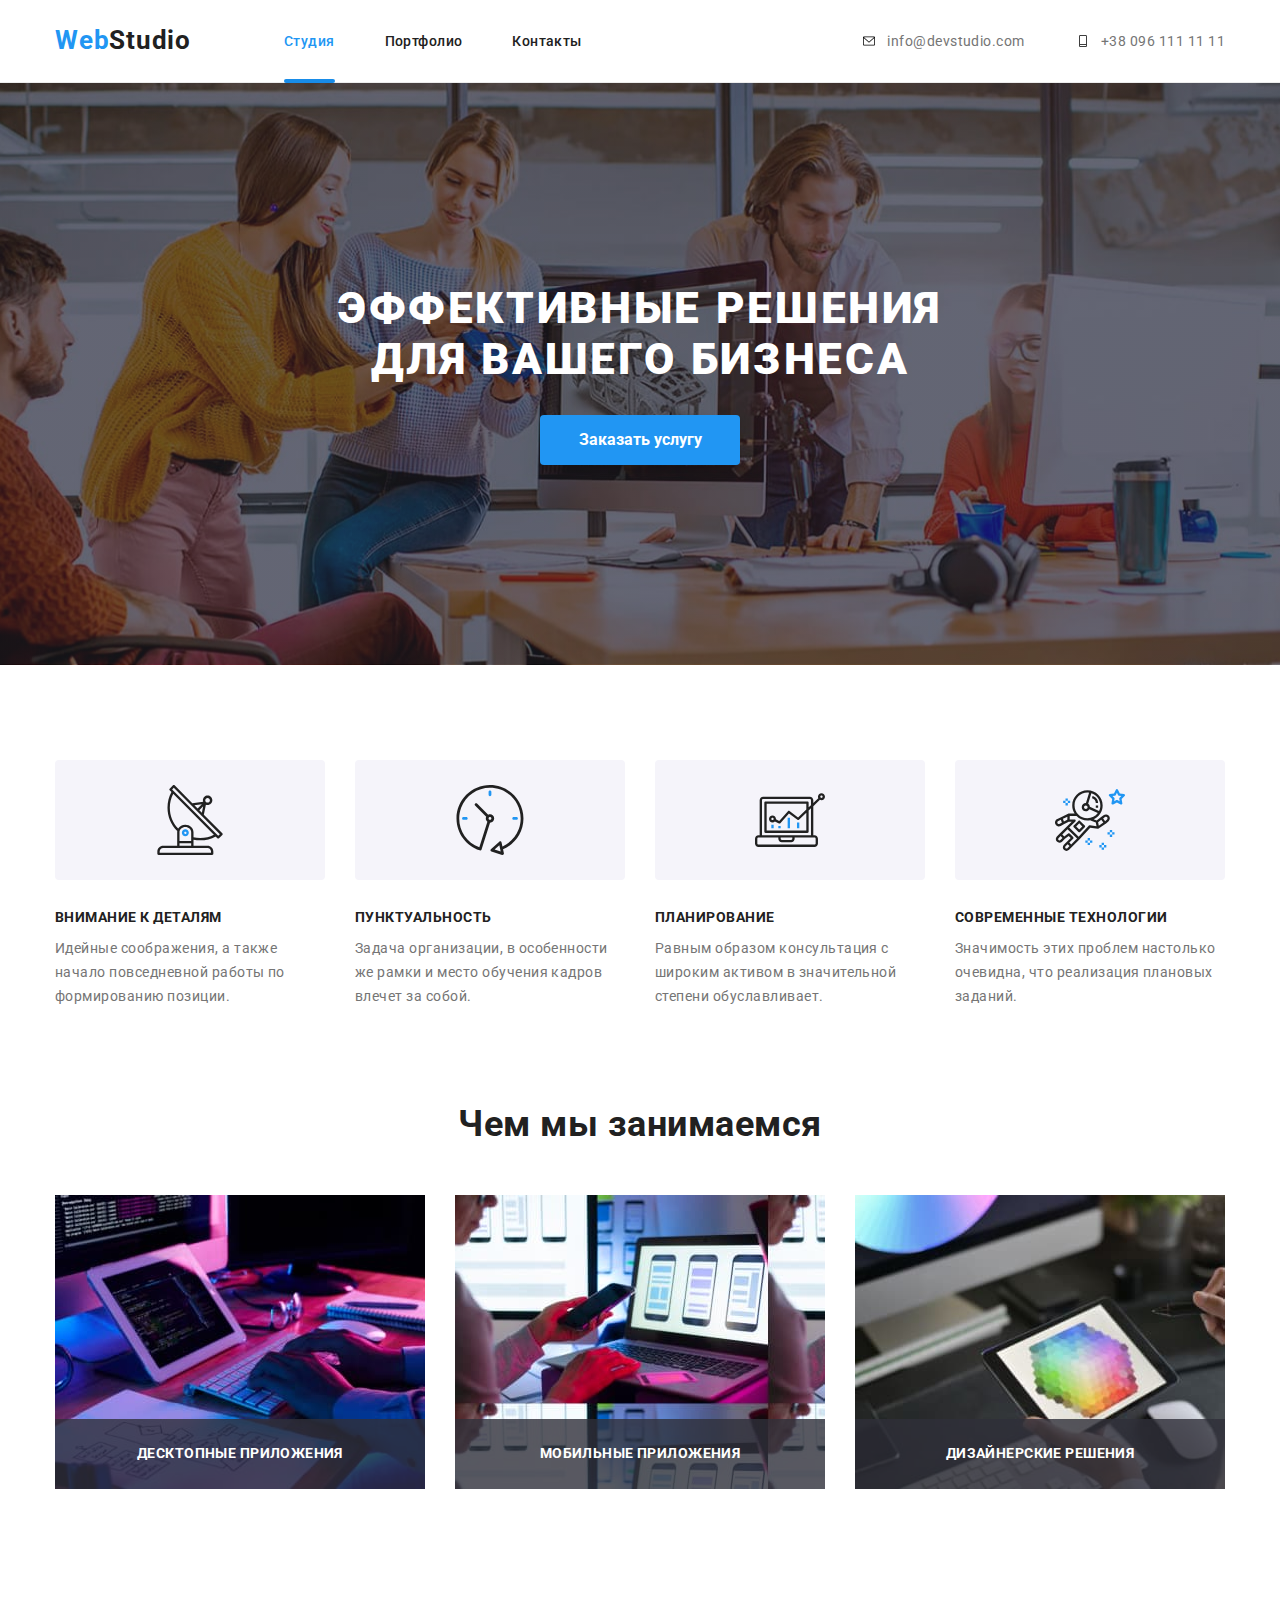
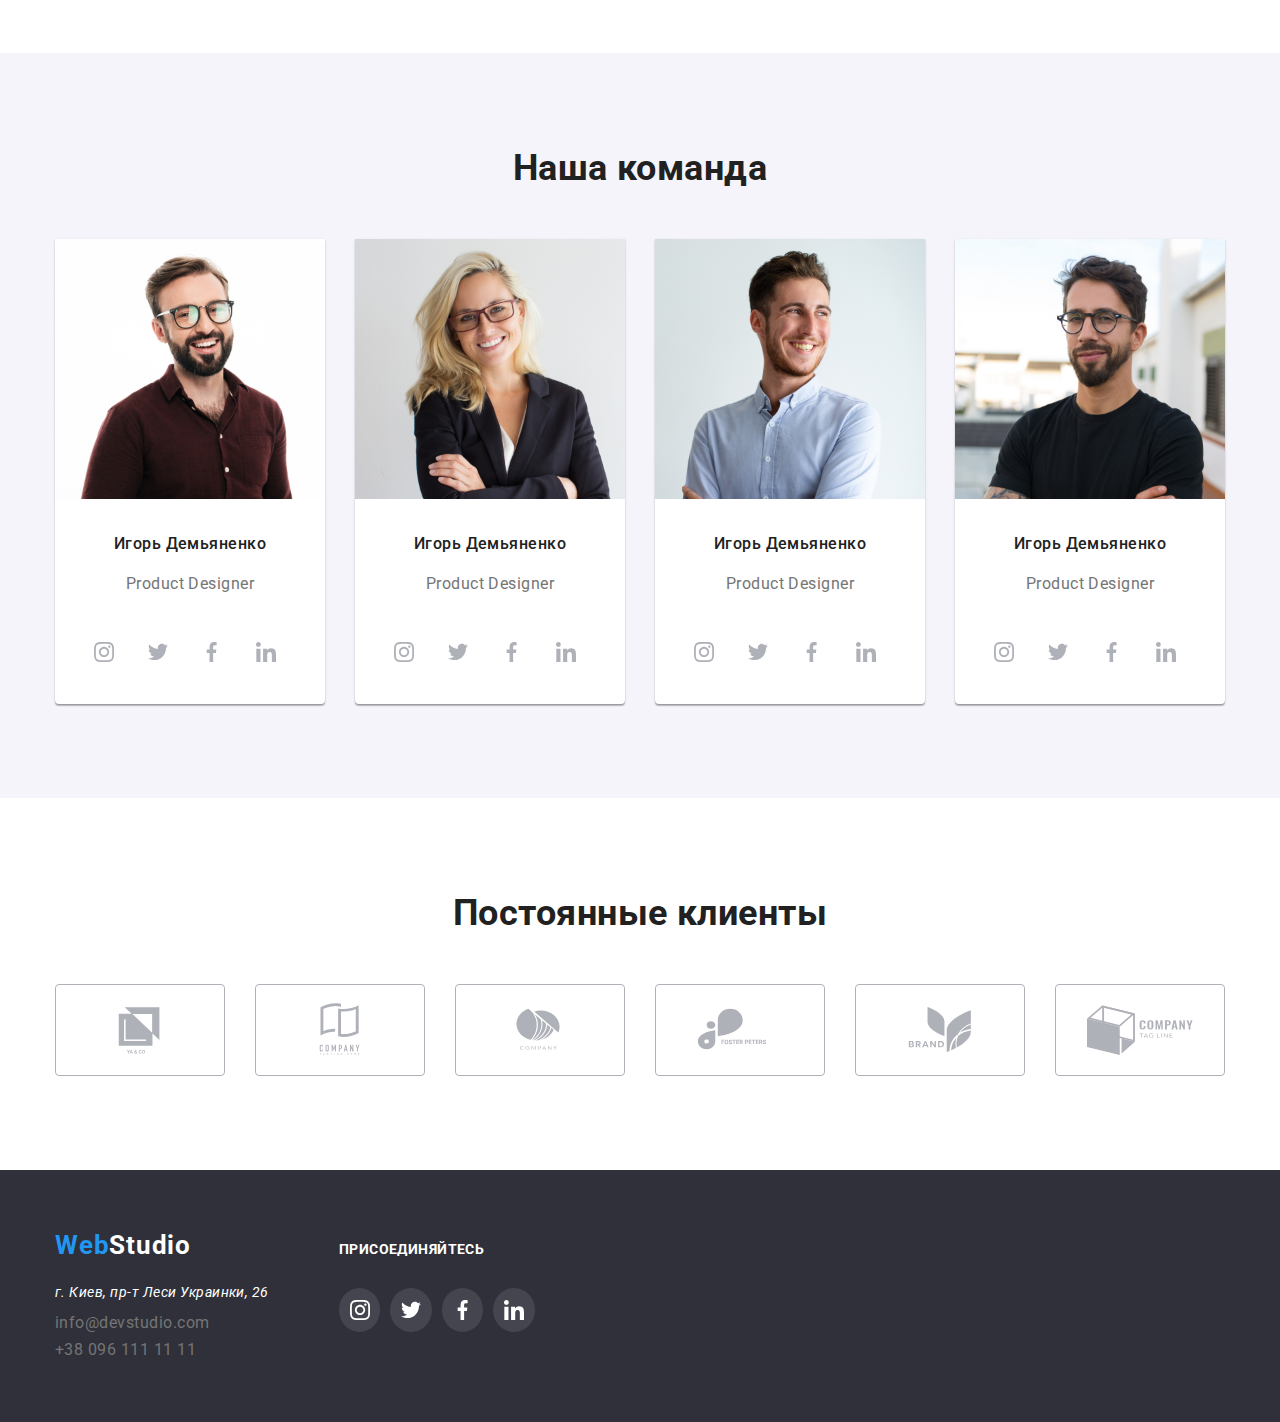
<file: index.html>
<!DOCTYPE html>
<html lang="en">

<head>
    <meta charset="UTF-8">
    <meta http-equiv="X-UA-Compatible" content="IE=edge">
    <meta name="viewport" content="width=device-width, initial-scale=1.0">
    <title>Document</title>
    <link rel="preconnect" href="https://fonts.googleapis.com">
    <link rel="preconnect" href="https://fonts.gstatic.com" crossorigin>
    <link href="https://fonts.googleapis.com/css2?family=Raleway:wght@700&family=Roboto:wght@400;500;700;900&display=swap"
        rel="stylesheet">
    <link rel="stylesheet" href="https://cdnjs.cloudflare.com/ajax/libs/modern-normalize/0.6.0/modern-normalize.min.css">
    <link rel="stylesheet" href="./css/styles.css" />
</head>

<body>
        <!-- HEADER -->
    <header class="header-title">
        <div class="container">
            <nav class="header-navigation">
                    <a href="index.html" class="link-webstudio">Web<spann class="logo-without-web">Studio</spann></a>
                <ul class="header-navigation-links">
                    <li class="header-item">
                        <a href="index.html" class="link link-navigation link-navigation-active">Студия</a>
                    </li>
                    <li class="header-item"> 
                        <a href="portfolio.html" class="link link-navigation">Портфолио</a>
                    </li>
                    <li class="header-item">
                        <a href="kontacts.html" class="link link-navigation">Контакты</a>
                    </li> 
                </ul>
             </nav>
                <ul class="header-navigation-tel-mail">
                        <li class="header-item"><a href="mailto:info@devstudio.com" class="link link-navigation-mail header-mail">
                            <svg class="header-contacts-icon" width="16" height="12">
                                <use href="./images/sprite.svg#icon-envelope-1" ></use>
                            </svg>info@devstudio.com</a></li>
                        
                        <li class="header-item"><a href="tel:+380961111111" class="link link-navigation-tel header-mail">
                            <svg class="header-contacts-icon" width="16" height="12">
                                <use href="./images/sprite.svg#icon-Vector-1"></use>
                            </svg>+38 096 111 11 11</a></li>
                </ul>
        
        </div>
    </header>

        <!-- MAIN -->

    <main>
        <section class="main-sectioin">
            <div class="container">
                    <h1 class="content-title">Эффективные решения для вашего бизнеса</h1>
                    <button type="button" class="button button-push" data-modal-open>Заказать услугу</button>
            </div>
        </section>

        <section class="section-list">
            <div class="container">
                <h2 class="transparent-title">Наша робота</h2>
                <ul class="list-title">
                    <li class="list-title-text">
                        <div class="list-title-text-picture">
                            <svg class="list-title-picture"  width="70" height="70">
                                <use href="./images/sprite.svg#icon-antenna-1-1"></use>
                            </svg>
                        </div>
                            <h3 class="title">Внимание к деталям</h3>
                            <p class="title-text">Идейные соображения, а также начало повседневной работы по формированию позиции.</p>
                        </li>
                    <li class="list-title-text">
                        <div class="list-title-text-picture">
                            <svg class="list-title-picture"  width="70" height="70">
                                <use href="./images/sprite.svg#icon-clock-1-1"></use>
                            </svg>
                        </div>
                        <h3 class="title">Пунктуальность</h3>
                        <p class="title-text">Задача организации, в особенности же рамки и место обучения кадров влечет за собой.</p>
                    </li>
                    <li class="list-title-text">
                        <div class="list-title-text-picture">
                            <svg class="list-title-picture" width="70" height="70">
                                <use href="./images/sprite.svg#icon-diagram-1-1" ></use>
                            </svg>
                        </div>
                        <h3 class="title">Планирование</h3>
                        <p class="title-text">Равным образом консультация с широким активом в значительной степени обуславливает.</p>
                    <li class="list-title-text">
                        <div class="list-title-text-picture">
                            <svg class="list-title-picture" width="70" height="70">
                                <use href="./images/sprite.svg#icon-astronaut-1-1" ></use>
                            </svg>
                        </div>
                        <h3 class="title">Современные технологии</h3>
                        <p class="title-text">Значимость этих проблем настолько очевидна, что реализация плановых заданий.</p>
                    </li>
                </ul>
            </div>
        </section>

        <section class="section-whatwedo">
            <div class="container">  
                <h2 class="title-work">Чем мы занимаемся</h2>
                <ul class="whatwedo">
                    <li class="whatwedo-work">
                        <div class="picture-explane-wrap">
                            <img src="images/box1.jpg" alt="программирования" width="370" height="294">
                            <p class="picture-explane-title">Десктопные приложения</p>
                        </div>
                    </li>
                    <li class="whatwedo-work">
                        <div class="picture-explane-wrap">
                              <img src="images/box2.jpg" alt="подключения дивайсов" width="370" height="294">
                              <p class="picture-explane-title">Мобильные приложения</p>
                        </div>
                    </li>
                    <li class="whatwedo-work">
                        <div class="picture-explane-wrap">
                              <img src="images/box3.jpg" alt="соответствие требованиям заказчика" width="370" height="294">
                              <p class="picture-explane-title">Дизайнерские решения</p>
                        </div>
                    </li>
                </ul>
            </div>
        </section>

            <!-- OUR TEAM -->

    <section class="section-ourcompany">
        <div class="container">
            <h2 class="title-work">Наша команда</h2>
            <ul class="ourcompany">
                <li class="ourcompany-workers">
                    <img src="images/img1.jpg" alt="фото сотрудника" width="270" height="260">
                    <div class="worker-name-occopation">
                        <h3 class="worker-name">Игорь Демьяненко</h3>
                        <p class="worker-occupation">Product Designer</p>
                            <ul class="worker-social-links-title">
                                <li class="worker-social-links">
                                    <a href="" class="worker-social-links-road">
                                        <svg class="worker-social-links-color" width="20" height="20">
                                        <use href="./images/sprite.svg#icon-instagram-2-1"></use>
                                    </svg>
                                </a>
                                  
                                </li>
                                <a href="" class="worker-social-links-road">
                                <li class="worker-social-links">
                                    <svg class="worker-social-links-color" width="20" height="20">
                                        <use href="./images/sprite.svg#icon-Vector4-2"></use>
                                    </svg>
                                </a>
                                </li>
                                <li class="worker-social-links">
                                    <a href="" class="worker-social-links-road">
                                    <svg class="worker-social-links-color" width="20" height="20">
                                        <use href="./images/sprite.svg#icon-Vector5-1"></use>
                                    </svg>
                                    </a>
                                </li>
                                <li class="worker-social-links">
                                    <a href="" class="worker-social-links-road">
                                    <svg class="worker-social-links-color" width="20" height="20">
                                        <use href="./images/sprite.svg#icon-linkedin-1-1"></use>
                                    </svg>
                                    </a>
                                </li>
                            </ul>
                    </div>
                </li>
                <li class="ourcompany-workers">
                    <img src="images/img2.jpg" alt="фото сотрудника" width="270" height="260">
                    <div class="worker-name-occopation">
                        <h3 class="worker-name">Игорь Демьяненко</h3>
                        <p class="worker-occupation">Product Designer</p>
                        <ul class="worker-social-links-title">
                            <li class="worker-social-links">
                                <a href="" class="worker-social-links-road">
                                    <svg class="worker-social-links-color" width="20" height="20">
                                        <use href="./images/sprite.svg#icon-instagram-2-1"></use>
                                    </svg>
                                </a>
                        
                            </li>
                            <a href="" class="worker-social-links-road">
                                <li class="worker-social-links">
                                    <svg class="worker-social-links-color" width="20" height="20">
                                        <use href="./images/sprite.svg#icon-Vector4-2"></use>
                                    </svg>
                            </a>
                            </li>
                            <li class="worker-social-links">
                                <a href="" class="worker-social-links-road">
                                    <svg class="worker-social-links-color" width="20" height="20">
                                        <use href="./images/sprite.svg#icon-Vector5-1"></use>
                                    </svg>
                                </a>
                            </li>
                            <li class="worker-social-links">
                                <a href="" class="worker-social-links-road">
                                    <svg class="worker-social-links-color" width="20" height="20">
                                        <use href="./images/sprite.svg#icon-linkedin-1-1"></use>
                                    </svg>
                                </a>
                            </li>
                        </ul>
                    </div>
                </li>
                <li class="ourcompany-workers">
                    <img src="images/img3.jpg" alt="фото сотрудника" width="270" height="260">
                    <div class="worker-name-occopation">
                        <h3 class="worker-name">Игорь Демьяненко</h3>
                        <p class="worker-occupation">Product Designer</p>
                        <ul class="worker-social-links-title">
                            <li class="worker-social-links">
                                <a href="" class="worker-social-links-road">
                                    <svg class="worker-social-links-color" width="20" height="20">
                                        <use href="./images/sprite.svg#icon-instagram-2-1"></use>
                                    </svg>
                                </a>
                        
                            </li>
                            <a href="" class="worker-social-links-road">
                                <li class="worker-social-links">
                                    <svg class="worker-social-links-color" width="20" height="20">
                                        <use href="./images/sprite.svg#icon-Vector4-2"></use>
                                    </svg>
                            </a>
                            </li>
                            <li class="worker-social-links">
                                <a href="" class="worker-social-links-road">
                                    <svg class="worker-social-links-color" width="20" height="20">
                                        <use href="./images/sprite.svg#icon-Vector5-1"></use>
                                    </svg>
                                </a>
                            </li>
                            <li class="worker-social-links">
                                <a href="" class="worker-social-links-road">
                                    <svg class="worker-social-links-color" width="20" height="20">
                                        <use href="./images/sprite.svg#icon-linkedin-1-1"></use>
                                    </svg>
                                </a>
                            </li>
                        </ul>
                    </div>
                </li>
                <li class="ourcompany-workers">
                    <img src="images/img4.jpg" alt="фото сотрудника" width="270" height="260">
                    <div class="worker-name-occopation">
                        <h3 class="worker-name">Игорь Демьяненко</h3>
                        <p class="worker-occupation">Product Designer</p>
                        <ul class="worker-social-links-title">
                            <li class="worker-social-links">
                                <a href="" class="worker-social-links-road">
                                    <svg class="worker-social-links-color" width="20" height="20">
                                        <use href="./images/sprite.svg#icon-instagram-2-1"></use>
                                    </svg>
                                </a>
                        
                            </li>
                            <a href="" class="worker-social-links-road">
                                <li class="worker-social-links">
                                    <svg class="worker-social-links-color" width="20" height="20">
                                        <use href="./images/sprite.svg#icon-Vector4-2"></use>
                                    </svg>
                            </a>
                            </li>
                            <li class="worker-social-links">
                                <a href="" class="worker-social-links-road">
                                    <svg class="worker-social-links-color" width="20" height="20">
                                        <use href="./images/sprite.svg#icon-Vector5-1"></use>
                                    </svg>
                                </a>
                            </li>
                            <li class="worker-social-links">
                                <a href="" class="worker-social-links-road">
                                    <svg class="worker-social-links-color" width="20" height="20">
                                        <use href="./images/sprite.svg#icon-linkedin-1-1"></use>
                                    </svg>
                                </a>
                            </li>
                        </ul>
                    </div>
                </li>
            </ul>
        </div>
    
    </section>

                     <!-- CUSTOMERS -->

        <section class="section-customers">
            <div class="container">
                <h2  class="title-work">Постоянные клиенты</h2>
            <ul class="regular-customers">
                    <li class="regular-customers-li">
                        <a href="" class="servise-icon">
                            <svg class="service-icon-svg">
                            <use href="./images/sprite.svg#icon-Logo-5"></use>
                        </svg>
                </a>

                </li>
                <li class="regular-customers-li">
                    <a href="" class="servise-icon">
                        <svg class="service-icon-svg">
                            <use href="./images/sprite.svg#icon-Logo-1"></use>
                        </svg>
                    </a>
                </li>
                <li class="regular-customers-li">
                    <a href="" class="servise-icon">
                        <svg class="service-icon-svg">
                            <use href="./images/sprite.svg#icon-Logo-2-1"></use>
                        </svg>
                    </a>
                </li>
                <li class="regular-customers-li">
                    <a href="" class="servise-icon">
                        <svg class="service-icon-svg">
                            <use href="./images/sprite.svg#icon-Logo-3-1"></use>
                    </svg>
                    </a>
                </li>
                <li class="regular-customers-li">
                    <a href="" class="servise-icon">
                        <svg class="service-icon-svg">
                            <use href="./images/sprite.svg#icon-Logo-4-1"></use>
                        </svg>
                    </a>
                </li>
                <li class="regular-customers-li">
                    <a href="" class="servise-icon">
                        <svg class="service-icon-svg">
                            <use href="./images/sprite.svg#icon-group-1"></use>
                        </svg>
                    </a>
                </li>
             </ul>
            </div>
        </section>
    </main>
       
            <!-- FOOTER -->

        <footer class="section-footer">
            <div class="container">
                <div class="footer-links">
                    <a href="index.html" class="link-webstudio">Web<spann class="logo-without-web-footer">Studio</spann></a>
                    <address class="footer-address">г. Киев, пр-т Леси Украинки, 26</address>
                    <ul class="footer-tel-mail">
                        <li class="mail-footer"><a href="mailto:info@devstudio.com" class="link footer-link">info@devstudio.com</a></li>
                        <li class="tel-footer"><a href="tel:+380961111111" class="link footer-link">+38 096 111 11 11</a></li>
                    </ul>
                </div>
                <div class="footer-second-link">
                    <h3 class="footer-title">присоединяйтесь</h3>
                    <ul class="footer-social-links-title">
                        <li class="footer-social-links">
                            <a href="" class="footer-social-links-road">
                                <svg class="footer-social-links-color" width="20" height="20">
                                    <use href="./images/sprite.svg#icon-instagram-2-1"></use>
                                </svg>
                            </a>
                
                        </li>
                        <a href="" class="footer-social-links-road">
                            <li class="footer-social-links">
                                <svg class="footer-social-links-color" width="20" height="20">
                                    <use href="./images/sprite.svg#icon-Vector4-2"></use>
                                </svg>
                        </a>
                        </li>
                        <li class="footer-social-links">
                            <a href="" class="footer-social-links-road">
                                <svg class="footer-social-links-color" width="20" height="20">
                                    <use href="./images/sprite.svg#icon-Vector5-1"></use>
                                </svg>
                            </a>
                        </li>
                        <li class="footer-social-links">
                            <a href="" class="footer-social-links-road">
                                <svg class="footer-social-links-color" width="20" height="20">
                                    <use href="./images/sprite.svg#icon-linkedin-1-1"></use>
                                </svg>
                            </a>
                        </li>
                    </ul>
                
                </div>
            </div>
        </footer>
        <div class="backdrop is-hidden" data-modal>     
            <div class="modal">
                <button type="button">
                    <svg  class="close-btn" data-modal-close>
                         <use href="./images/sprite.svg#icon-close-1"></use>
                    </svg>
                </button>
            </div>
        </div>
     <script src="./js/modal.js"></script>
</body>

</html>
</file>
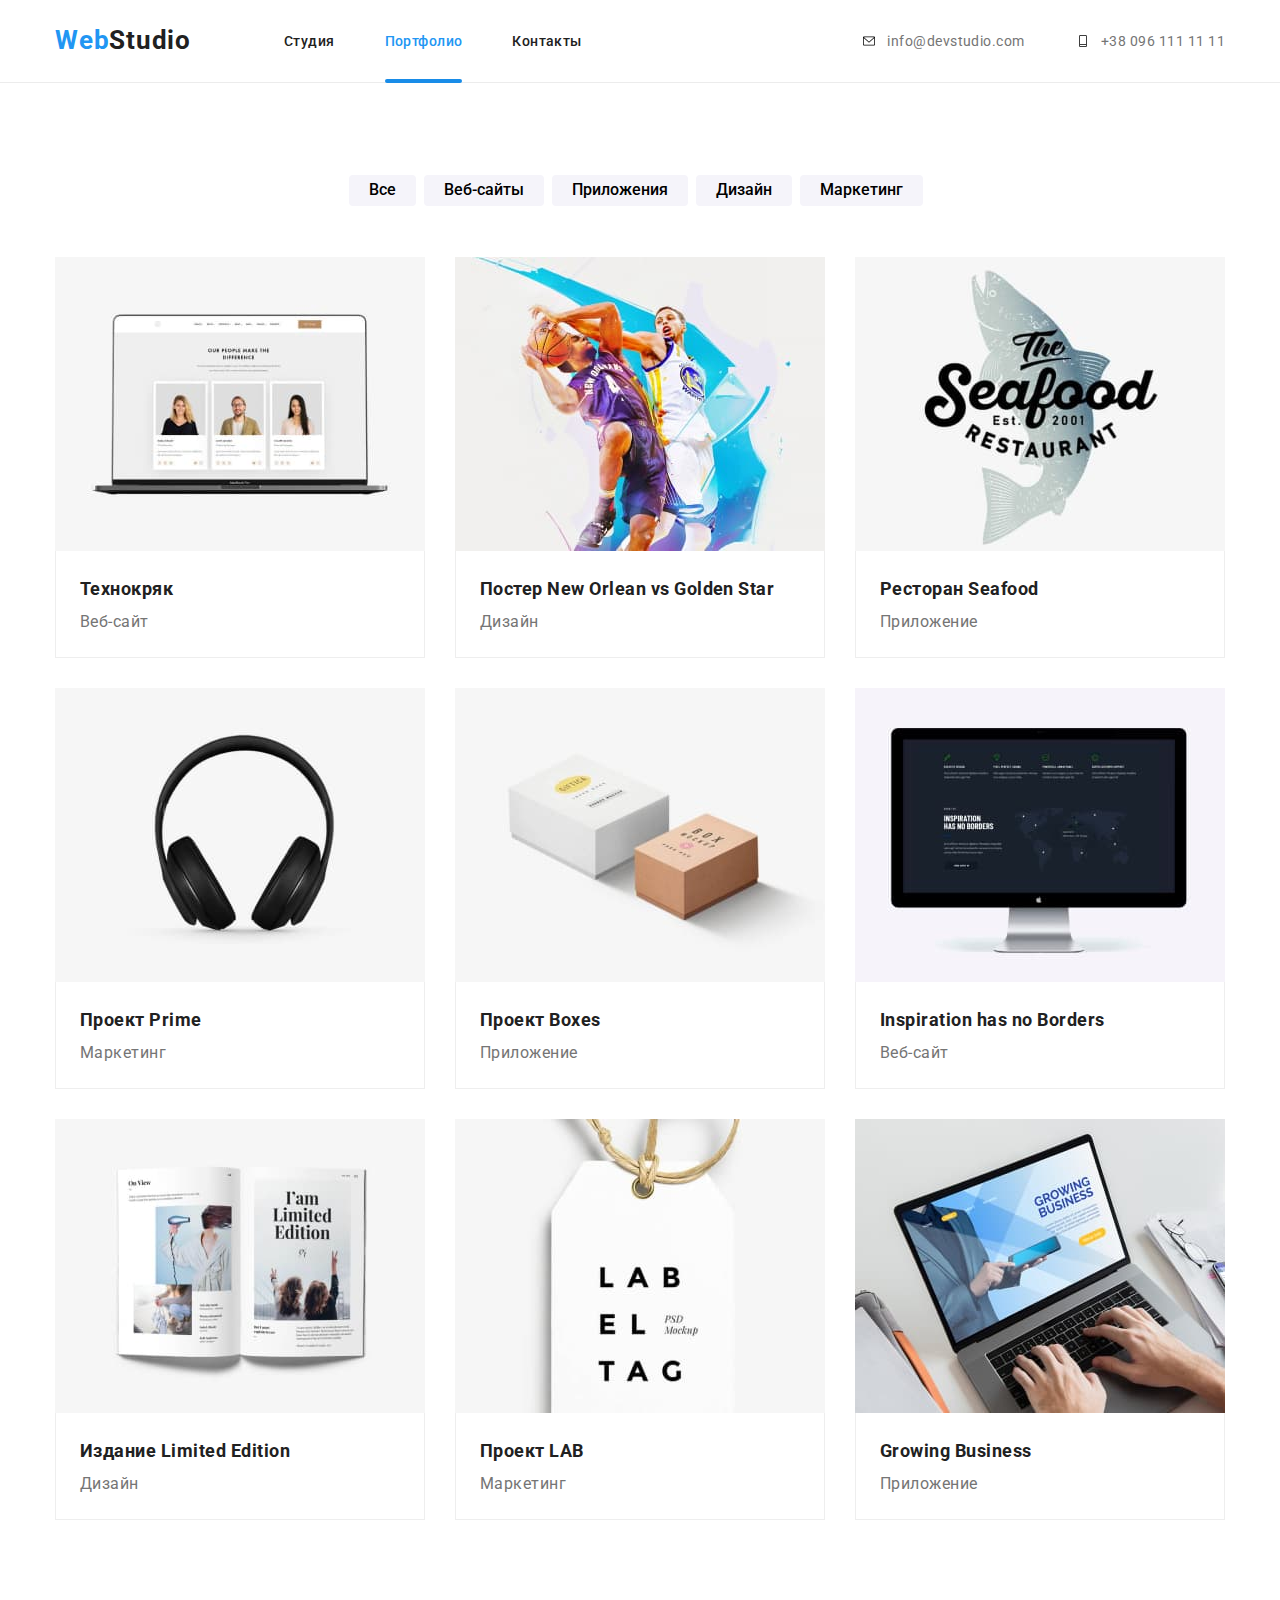
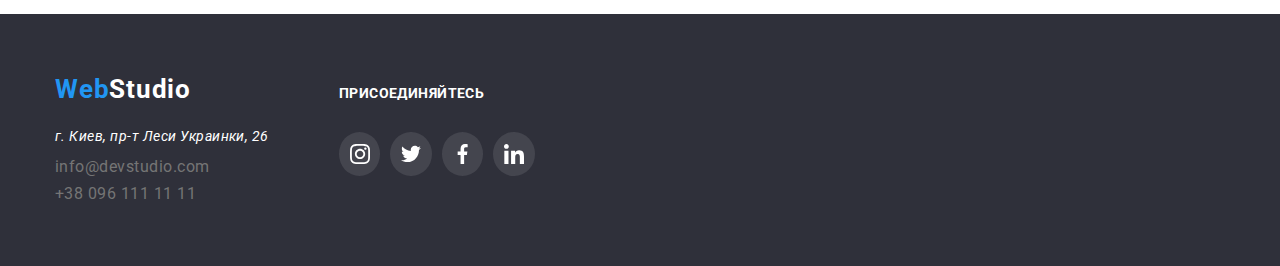
<file: portfolio.html>
<!DOCTYPE html>
<html lang="en">
<head>
    <meta charset="UTF-8">
    <meta http-equiv="X-UA-Compatible" content="IE=edge">
    <meta name="viewport" content="width=device-width, initial-scale=1.0">
    <title>Document</title>
    <link rel="preconnect" href="https://fonts.googleapis.com">
    <link rel="preconnect" href="https://fonts.gstatic.com" crossorigin>
    <link href="https://fonts.googleapis.com/css2?family=Raleway:wght@700&family=Roboto:wght@400;500;700;900&display=swap"
        rel="stylesheet">
    <link rel="stylesheet" href="https://cdnjs.cloudflare.com/ajax/libs/modern-normalize/0.6.0/modern-normalize.min.css">
    <link rel="stylesheet" href="./css/styles.css" />
    
</head>
<body>
        <!-- HEADER -->
    <header class="header-title">
        <div class="container">
            <nav class="header-navigation">
                <a href="index.html" class="link-webstudio">Web<spann class="logo-without-web">Studio</spann></a>
                <ul class="header-navigation-links">
                    <li class="header-item"><a href="index.html" class="link link-navigation">Студия</a></li>
                    <li class="header-item"><a href="portfolio.html" class="link link-navigation link-navigation-active">Портфолио</a></li>
                    <li class="header-item"><a href="kontacts.html" class="link link-navigation">Контакты</a></li>
                </ul>
            </nav>
            <ul class="header-navigation-tel-mail">
                <li class="header-item"><a href="mailto:info@devstudio.com" class="link link-navigation-mail header-mail">
                        <svg class="header-contacts-icon" width="16" height="12">
                            <use href="./images/sprite.svg#icon-envelope-1"></use>
                        </svg>info@devstudio.com</a></li>
    
                <li class="header-item"><a href="tel:+380961111111" class="link link-navigation-tel header-mail">
                        <svg class="header-contacts-icon" width="16" height="12">
                            <use href="./images/sprite.svg#icon-Vector-1"></use>
                        </svg>+38 096 111 11 11</a></li>
            </ul>
    
        </div>
    </header>

        <!-- MAIN-->
    <section class="contentportfolio">
        <div class="container">

            <ul class="contentportfolio-buton">
                <li class="contentportfolio-buton-li"><button type="button" class="button portfolio-buton">Все</button></li>
                <li class="contentportfolio-buton-li"><button type="button" class="button portfolio-buton">Веб-сайты</button></li>
                <li class="contentportfolio-buton-li"><button type="button" class="button portfolio-buton">Приложения</button></li>
                <li class="contentportfolio-buton-li"><button type="button" class="button portfolio-buton">Дизайн</button></li>
                <li class="contentportfolio-buton-li"><button type="button" class="button portfolio-buton">Маркетинг</button></li>
            </ul>

                <h1 class="transparent-title">Портфолио</h1>
            <ul class="contentportfolio-foto">
                <li class="foto-title-text">
                    <div class="foto-title-wrap">
                    <img src="images/img11.jpg" alt="фото сотрудников" width="370" height="294">
                    <p class="foto-title-text-close">Copy
                    Технокряк это современная площадка распространения коронавируса. Компании используют эту платформу для цифрового
                    шпионажа и атак на защищённые сервера конкурентов.
                    </p>
                    </div>

                    <div class="work-did">
                        <h2 class="work-did-title">Технокряк</h2>
                        <p class="work-did-title-text">Веб-сайт</p>
                    </div>
                </li>
                <li class="foto-title-text">
                    <div class="foto-title-wrap">
                    <img src="images/img12.jpg" alt="баскетболисты" width="370" height="294">
                    <p class="foto-title-text-close">Copy
                        Технокряк это современная площадка распространения коронавируса. Компании используют эту платформу для цифрового
                        шпионажа и атак на защищённые сервера конкурентов.
                    </p>
                    </div>
                    <div class="work-did">
                        <h2 class="work-did-title">Постер New Orlean vs Golden Star</h2>
                        <p class="work-did-title-text">Дизайн</p>
                    </div>
                </li>
                <li class="foto-title-text">
                    <div class="foto-title-wrap">
                    <img src="images/img13.jpg" alt="эмблема ресторана" width="370" height="294">
                        <p class="foto-title-text-close">Copy
                        Технокряк это современная площадка распространения коронавируса. Компании используют эту платформу для цифрового
                        шпионажа и атак на защищённые сервера конкурентов.
                    </p>
                   </div>
                    <div class="work-did">
                        <h2 class="work-did-title">Ресторан Seafood</h2>
                        <p class="work-did-title-text">Приложение</p>
                    </div>
                </li>
                <li class="foto-title-text">
                    <div class="foto-title-wrap">
                    <img src="images/img14.jpg" alt="наушники" width="370" height="294">
                    <p class="foto-title-text-close">Copy
                        Технокряк это современная площадка распространения коронавируса. Компании используют эту платформу для цифрового
                        шпионажа и атак на защищённые сервера конкурентов.
                    </p>
                    </div>
                    <div class="work-did">
                        <h2 class="work-did-title">Проект Prime</h2>
                        <p class="work-did-title-text">Маркетинг</p>
                    </div>
                </li>
                <li class="foto-title-text">
                    <div class="foto-title-wrap">
                    <img src="images/img15.jpg" alt="коричневая и белая коробки" width="370" height="294">
                    <p class="foto-title-text-close">Copy
                        Технокряк это современная площадка распространения коронавируса. Компании используют эту платформу для цифрового
                        шпионажа и атак на защищённые сервера конкурентов.
                    </p>
                   </div>
                    <div class="work-did">
                        <h2 class="work-did-title">Проект Boxes</h2>
                        <p class="work-did-title-text">Приложение</p>
                    </div>
                </li>
                <li class="foto-title-text">
                    <div class="foto-title-wrap">
                    <img src="images/img16.jpg" alt="монитор" width="370" height="294">
                    <p class="foto-title-text-close">Copy
                        Технокряк это современная площадка распространения коронавируса. Компании используют эту платформу для цифрового
                        шпионажа и атак на защищённые сервера конкурентов.
                    </p>
                    </div>
                    <div class="work-did">
                        <h2 class="work-did-title">Inspiration has no Borders</h2>
                        <p class="work-did-title-text">Веб-сайт</p>
                    </div>  
                </li>
                <li class="foto-title-text">
                    <div class="foto-title-wrap">
                    <img src="images/img17.jpg" alt="открытая книга" width="370" height="294">
                    <p class="foto-title-text-close">Copy
                        Технокряк это современная площадка распространения коронавируса. Компании используют эту платформу для цифрового
                        шпионажа и атак на защищённые сервера конкурентов.
                    </p>
                    </div>
                    <div class="work-did">
                        <h2 class="work-did-title">Издание Limited Edition</h2>
                        <p class="work-did-title-text">Дизайн</p>
                    </div>
                <li class="foto-title-text">
                    <div class="foto-title-wrap">
                    <img src="images/img18.jpg" alt="логотип проекта" width="370" height="294">
                    <p class="foto-title-text-close">Copy
                        Технокряк это современная площадка распространения коронавируса. Компании используют эту платформу для цифрового
                        шпионажа и атак на защищённые сервера конкурентов.
                    </p>
                    </div>
                    <div class="work-did">
                        <h2 class="work-did-title">Проект LAB</h2>
                        <p class="work-did-title-text">Маркетинг</p>
                    </div>
                </li>
                <li class="foto-title-text">
        
                    <div class="foto-title-wrap">
                    <img src="images/img19.jpg" alt="открытый ноутбук" width="370" height="294">
                    <p class="foto-title-text-close">Copy
                        Технокряк это современная площадка распространения коронавируса. Компании используют эту платформу для цифрового
                        шпионажа и атак на защищённые сервера конкурентов.
                    </p>
                    </div>

                    <div class="work-did">
                        <h2 class="work-did-title">Growing Business</h2>
                        <p class="work-did-title-text">Приложение</p>
                    </div>
                </li>

            </ul>
    </div>

    </section>

        <!-- ФУТЕР -->

    <footer class="section-footer">
        <div class="container">
            <div class="footer-links">
                <a href="index.html" class="link-webstudio">Web<spann class="logo-without-web-footer">Studio</spann></a>
                <address class="footer-address">г. Киев, пр-т Леси Украинки, 26</address>
                <ul class="footer-tel-mail">
                    <li class="mail-footer"><a href="mailto:info@devstudio.com"
                            class="link footer-link">info@devstudio.com</a></li>
                    <li class="tel-footer"><a href="tel:+380961111111" class="link footer-link">+38 096 111 11 11</a></li>
                </ul>
            </div>
            <div class="footer-second-link">
                <h3 class="footer-title">присоединяйтесь</h3>
                <ul class="footer-social-links-title">
                    <li class="footer-social-links">
                        <a href="" class="footer-social-links-road">
                            <svg class="footer-social-links-color" width="20" height="20">
                                <use href="./images/sprite.svg#icon-instagram-2-1"></use>
                            </svg>
                        </a>
    
                    </li>
                    <a href="" class="footer-social-links-road">
                        <li class="footer-social-links">
                            <svg width="20" height="20">
                                <use href="./images/sprite.svg#icon-Vector4-2"></use>
                            </svg>
                    </a>
                    </li>
                    <li class="footer-social-links">
                        <a href="" class="footer-social-links-road">
                            <svg width="20" height="20">
                                <use href="./images/sprite.svg#icon-Vector5-1"></use>
                            </svg>
                        </a>
                    </li>
                    <li class="footer-social-links">
                        <a href="" class="footer-social-links-road">
                            <svg width="20" height="20">
                                <use href="./images/sprite.svg#icon-linkedin-1-1"></use>
                            </svg>
                        </a>
                    </li>
                </ul>
    
            </div>
        </div>
    </footer>

   
    </body>
    
    </html>
</file>
<file: css/styles.css>
*,
*::before,
*::after {
  box-sizing: border-box;
}
h1,
h2,
h3,
h4,
h5,
h6,
p {
  margin: 0;
  padding: 0;
}
img {
  display: block;
}
:root {
  --primery-text-color: #757575;
  --title-text-color: #212121;
  --occasionally-next-color: #ffffff;
}
body {
  font-family: "Roboto", sans-serif;
  font-style: normal;
  color: var(--primery-text-color);
  letter-spacing: 0.03em;
  font-size: 16px;
}
a {
  text-decoration: none;
  color: var(--primery-text-color);
}
ul {
  list-style: none;
  margin: 0;
  padding: 0;
}
.container {
  width: 1200px;
  align-items: center;
  margin: 0 auto;
  padding-left: 15px;
  padding-right: 15px;
}

.button:hover,
.button:focus {
  background: #2196f3;
  cursor: pointer;
}
.button {
  font-family: "Roboto", sans-serif;
  font-weight: 500;
  display: block;
  transition: background-color 250ms cubic-bezier(0.4, 0, 0.2, 1);
}
.button-push {
  margin: 0 auto;
  box-shadow: 0px 4px 4px rgba(0, 0, 0, 0.15);
  border-radius: 4px;
  width: 200px;
  height: 50px;
  font-weight: 700;
  font-size: 16px;
  line-height: 1.87;
  border: none;
  color: #ffffff;
  background: #2196f3;
  margin: 0 auto;
  border: none;
  transition: background-color 250ms cubic-bezier(0.4, 0, 0.2, 1);
}
.button-push:hover,
.button-push:focus {
  background: #188ce8;
  cursor: pointer;
  border: none;
  color: #ffffff;
}
.link-webstudio {
  font-weight: 700;
  font-size: 26px;
  line-height: 1.19;
  color: #2196f3;
  letter-spacing: 0.03em;
}
.logo-without-web {
  color: #212121;
}

/* HEADER */

.header-navigation-links .link-navigation-active {
  color: #2196f3;
  position: relative;
}

.link-navigation-active::after {
  content: "";
  position: absolute;
  display: block;
  left: 0;
  bottom: -34px;
  width: 100%;
  height: 4px;
  background-color: #188ce8;
  border-radius: 2px;
  cursor: pointer;
}
.link-navigation-active {
  position: relative;
  color: #2196f3;
  cursor: pointer;
}
.header-title {
  border-bottom: 1px solid #ececec;
}
.header-title .container {
  display: flex;
}
.header-navigation,
.header-navigation-links,
.header-navigation-tel-mail {
  display: flex;
}
.header-navigation-links {
  margin-bottom: 32px;
  margin-top: 32px;
}
.header-navigation-tel-mail {
  margin-left: auto;
}
.header-navigation .link-webstudio {
  padding-top: 25px;
  padding-bottom: 25px;
  margin-right: 93px;
  text-align: center;
  align-items: center;
}
.header-item:not(:last-child) {
  margin-right: 50px;
}
.link-navigation-mail,
.link-navigation-tel {
  font-style: medium;
  font-size: 14px;
  line-height: 16px;
  color: var(--primery-text-color);
  display: flex;
  align-items: center;
}
.header-mail:hover,
.header-mail:focus {
  color: #2196f3;
}

.header-mail:hover .header-contacts-icon,
.header-mail:focus .header-contacts-icon {
  fill: #188ce8;
}
.header-mail {
  transition: color 350ms cubic-bezier(0.4, 0, 0.2, 1);
}
.header-contacts-icon {
  transition: fill 350ms cubic-bezier(0.4, 0, 0.2, 1);
}
.header-contacts-icon {
  margin-right: 10px;
  color: var(--primery-text-color);
}

/* PORTFOLIO */

.contentportfolio-foto {
  display: flex;
  flex-wrap: wrap;
  list-style: none;
  margin-left: -30px;
  margin-top: -30px;
  margin-bottom: 94px;
}

.foto-title-text:hover {
  box-shadow: 0px 1px 1px rgba(0, 0, 0, 0.12), 0px 4px 4px rgba(0, 0, 0, 0.06),
    1px 4px 6px rgba(0, 0, 0, 0.16);
}
.foto-title-text {
  flex-basis: calc((100% - 90px) / 3);
  margin-left: 30px;
  margin-top: 30px;
  cursor: pointer;
  transition: box-shadow 250ms cubic-bezier(0.4, 0, 0.2, 1);
}
.contentportfolio-buton-li {
  margin-right: 8px;
}
.work-did {
  display: block;
  border: 1px solid #eeeeee;
  border-top: none;
  padding-top: 20px;
  padding-left: 24px;
  padding-bottom: 20px;
}

.portfolio-buton {
  background: #f5f4fa;
  border-radius: 4px;
  border: none;
  padding-top: 6px;
  padding-right: 20px;
  padding-bottom: 6px;
  padding-left: 20px;
  transition: background-color 350ms cubic-bezier(0.4, 0, 0.2, 1);
  transition: box-shadow 350ms cubic-bezier(0.4, 0, 0.2, 1);
  transition: color 250ms cubic-bezier(0.4, 0, 0.2, 1);
}
.portfolio-buton:hover,
.portfolio-buton:focus {
  box-shadow: 0px 1px 1px rgba(0, 0, 0, 0.12), 0px 4px 4px rgba(0, 0, 0, 0.06),
    1px 4px 6px rgba(0, 0, 0, 0.16);
  color: #ffffff;
}
.contentportfolio-buton {
  display: flex;
  justify-content: center;
  margin-bottom: 50px;
}
.contentportfolio {
  margin-top: 92px;
}

.work-did-title {
  font-weight: 700;
  font-size: 18px;
  line-height: 2;
  color: var(--title-text-color);
}
.work-did-title-text {
  font-size: 16px;
  line-height: 1.87;
}
.foto-title-text-close {
  font-size: 18px;
  line-height: 1.56;
  letter-spacing: 0.03em;
  color: #ffffff;
  background: rgba(33, 150, 243, 0.9);
  padding-top: 63px;
  padding-right: 24px;
  padding-bottom: 60px;
  padding-left: 24px;
  height: 100%;
  position: absolute;
  top: 0;
  left: 0;
  transform: translateY(100%);
  transition: transform 250ms cubic-bezier(0.4, 0, 0.2, 1);
}
.foto-title-wrap {
  position: relative;
  overflow: hidden;
}
.foto-title-text:hover .foto-title-text-close {
  transform: translateY(0);
}

/* PORTFOLIO */

/* MAIN */

.list-title-text-picture {
  display: flex;
  align-items: center;
  justify-content: center;
  background: #f5f4fa;
  border-radius: 4px;
  width: 270px;
  height: 120px;
  margin-bottom: 30px;
}
.main-sectioin {
  max-width: 1600px;
  margin-right: auto;
  margin-left: auto;
  background: #2f303a;
  padding-top: 200px;
  padding-bottom: 200px;
  background-image: linear-gradient(
      rgba(47, 48, 58, 0.4),
      rgba(47, 48, 58, 0.4)
    ),
    url(../images/bg.jpg);
  background-repeat: no-repeat;
  background-position: center;
  block-size: auto;
}

.title {
  font-size: 14px;
  line-height: 1.14;
  text-transform: uppercase;
  color: var(--title-text-color);
}
.link:hover,
.link:focus {
  color: #2196f3;
}
.link {
  color: #757575;
}

.link-navigation {
  font-weight: 500;
  font-size: 14px;
  line-height: 1.14;
  color: var(--title-text-color);
  letter-spacing: 0.03em;
}
.content-title {
  max-width: 696px;
  text-transform: uppercase;
  color: var(--occasionally-next-color);
  letter-spacing: 0.06em;
  text-align: center;
  margin: 0 auto 30px;
  font-weight: 900;
  font-size: 44px;
}
.transparent-title {
  font-size: 1px;
  opacity: 0;
  pointer-events: none;
}
.section-list {
  margin-top: 94px;
  margin-bottom: 94px;
}
.list-title {
  display: flex;
  margin-left: -30px;
}
.list-title-text {
  flex-basis: calc((100% / 4) - 30px);
  margin-left: 30px;
}
.title {
  margin-bottom: 10px;
}
.title-text {
  font-size: 14px;
  line-height: 1.74;
}
.whatwedo {
  display: flex;
  margin-left: -30px;
}
.whatwedo-work {
  flex-basis: calc((100% / 3) - 30px);
  margin-left: 30px;
}
.section-ourcompany {
  margin-top: 94px;
  margin-bottom: 94px;
}

.picture-explane-title {
  width: 370px;
  height: 70px;
  background: rgba(47, 48, 58, 0.8);
  padding-top: 27px;
  padding-bottom: 27px;
  position: relative;
  bottom: 70px;
  font-weight: 700;
}
.picture-explane-wrap {
  font-size: 14px;
  line-height: 1.14;
  text-align: center;
  letter-spacing: 0.03em;
  text-transform: uppercase;
  color: #ffffff;
}

/* OURTEAM  */

.worker-social-links-title {
  display: flex;
  align-items: center;
  justify-content: center;
  margin-bottom: 30px;
}
.worker-social-links {
  margin-right: 10px;
  width: 44px;
  height: 44px;
}
.worker-social-links-road {
  height: 100%;
  border-radius: 50%;
  display: flex;
  align-items: center;
  justify-content: center;
  transition: fill 250ms cubic-bezier(0.4, 0, 0.2, 1);
  transition: background-color 250ms cubic-bezier(0.4, 0, 0.2, 1);
}
.worker-social-links-color {
  fill: #afb1b8;
}
.worker-social-links-road:hover use,
.worker-social-links-road:focus use,
.worker-social-links-road:hover,
.worker-social-links-road:focus {
  background-color: #2196f3;
  fill: #ffffff;
}
.section-ourcompany {
  padding-top: 94px;
  padding-bottom: 94px;
  background: #f5f4fa;
}

.ourcompany {
  display: flex;
  margin-left: -30px;
}
.ourcompany-workers {
  flex-basis: calc((100% / 4) - 30px);
  margin-left: 30px;
  background: #ffffff;
  box-shadow: 0px 1px 3px rgba(0, 0, 0, 0.12), 0px 1px 1px rgba(0, 0, 0, 0.14),
    0px 2px 1px rgba(0, 0, 0, 0.2);
  border-radius: 0px 0px 4px 4px;
}
.worker-name-occopation {
  text-align: center;
}
.title-work {
  font-weight: 700;
  font-size: 36px;
  line-height: 1.17;
  color: var(--title-text-color);
  text-align: center;
  margin-bottom: 50px;
}
.worker-name {
  font-weight: 500;
  font-size: 16px;
  line-height: 1.9;
  color: var(--title-text-color);
  margin-top: 30px;
  margin-bottom: 10px;
}
.worker-occupation {
  font-size: 16px;
  line-height: 1.9;
  margin-bottom: 30px;
}
/* <!-- CUSTOMERS --> */

.section-customers {
  display: block;
  display: flex;

  padding-bottom: 94px;
}
.service-icon-svg {
  width: 106px;
  height: 60px;
  fill: #afb1b8;
}
.regular-customers-li {
  color: #afb1b8;
  width: 170px;
  height: 92px;
}

.servise-icon {
  color: #afb1b8;
  display: flex;
  justify-content: center;
  align-items: center;
  text-align: center;
  width: 100%;
  height: 100%;
  border: 1px solid #afb1b8;
  box-sizing: border-box;
  border-radius: 4px;
  transition: border 250ms cubic-bezier(0.4, 0, 0.2, 1);
}
.servise-icon:focus,
.servise-icon:hover {
  border: 1px solid #2196f3;
}
.servise-icon:focus .service-icon-svg,
.servise-icon:hover .service-icon-svg {
  fill: #2196f3;
}
.service-icon-svg {
  transition: fill 250ms cubic-bezier(0.4, 0, 0.2, 1);
}
.regular-customers {
  display: flex;
  justify-content: space-between;
  margin-top: 50px;
}
/* FOOTER */

.section-footer {
  background: #2f303a;
  padding-top: 60px;
  display: flex;
  margin-right: auto;
  margin-left: auto;
}
.footer-links {
  display: block;
}
.footer-link {
  margin-top: 9px;
}
.footer-address {
  font-size: 14px;
  line-height: 1.71;
  color: var(--occasionally-next-color);
}
.logo-without-web-footer {
  color: #ffffff;
}
.section-footer .link-webstudio {
  margin-bottom: 20px;
}
.footer-address {
  margin-bottom: 9px;
  margin-top: 20px;
}
.mail-footer {
  margin-bottom: 9px;
}
.footer-social-links-title {
  display: flex;
  align-items: center;
  margin-top: 20px;
}
.footer-social-links-road {
  height: 100%;
  border-radius: 50%;
  display: flex;
  align-items: center;
  justify-content: center;
  background: rgba(255, 255, 255, 0.1);
  fill: #ffffff;
  transition: background-color 250ms cubic-bezier(0.4, 0, 0.2, 1);
}
.footer-social-links-road:hover,
.footer-social-links-road:focus {
  background-color: #2196f3;
}
.section-footer .container {
  display: flex;
  align-items: normal;
  align-items: baseline;
}
.footer-title {
  font-style: normal;
  font-weight: bold;
  text-transform: uppercase;
  font-size: 14px;
  line-height: 1.14;
  letter-spacing: 0.03em;
  color: var(--occasionally-next-color);
}
.footer-social-links {
  margin-right: 10px;
  width: 44px;
  height: 44px;
  margin-top: 10px;
}
.footer-second-link {
  width: 206px;
  height: 80px;
  margin-left: 70px;
  margin-bottom: 100px;
}
.footer-social-links-color {
  fill: #ffffff;
}

/* MODAL */

.backdrop {
  width: 100%;
  height: 100%;
  position: fixed;
  top: 0;
  left: 0;
  background-color: rgba(0, 0, 0, 0.2);
}

.modal {
  width: 528px;
  height: 581px;
  background: #ffffff;
  box-shadow: 0px 1px 3px rgba(0, 0, 0, 0.12), 0px 1px 1px rgba(0, 0, 0, 0.14),
    0px 2px 1px rgba(0, 0, 0, 0.2);
  border-radius: 4px;
  position: absolute;
  left: 50%;
  top: 50%;
  transform: translate(-50%, -50%);
}
.close-btn {
  width: 30px;
  height: 30px;
  background: #ffffff;
  right: 8px;
  top: 8px;
  position: absolute;
}
.backdrop.is-hidden {
  opacity: 0;
  pointer-events: none;
}
</file>
